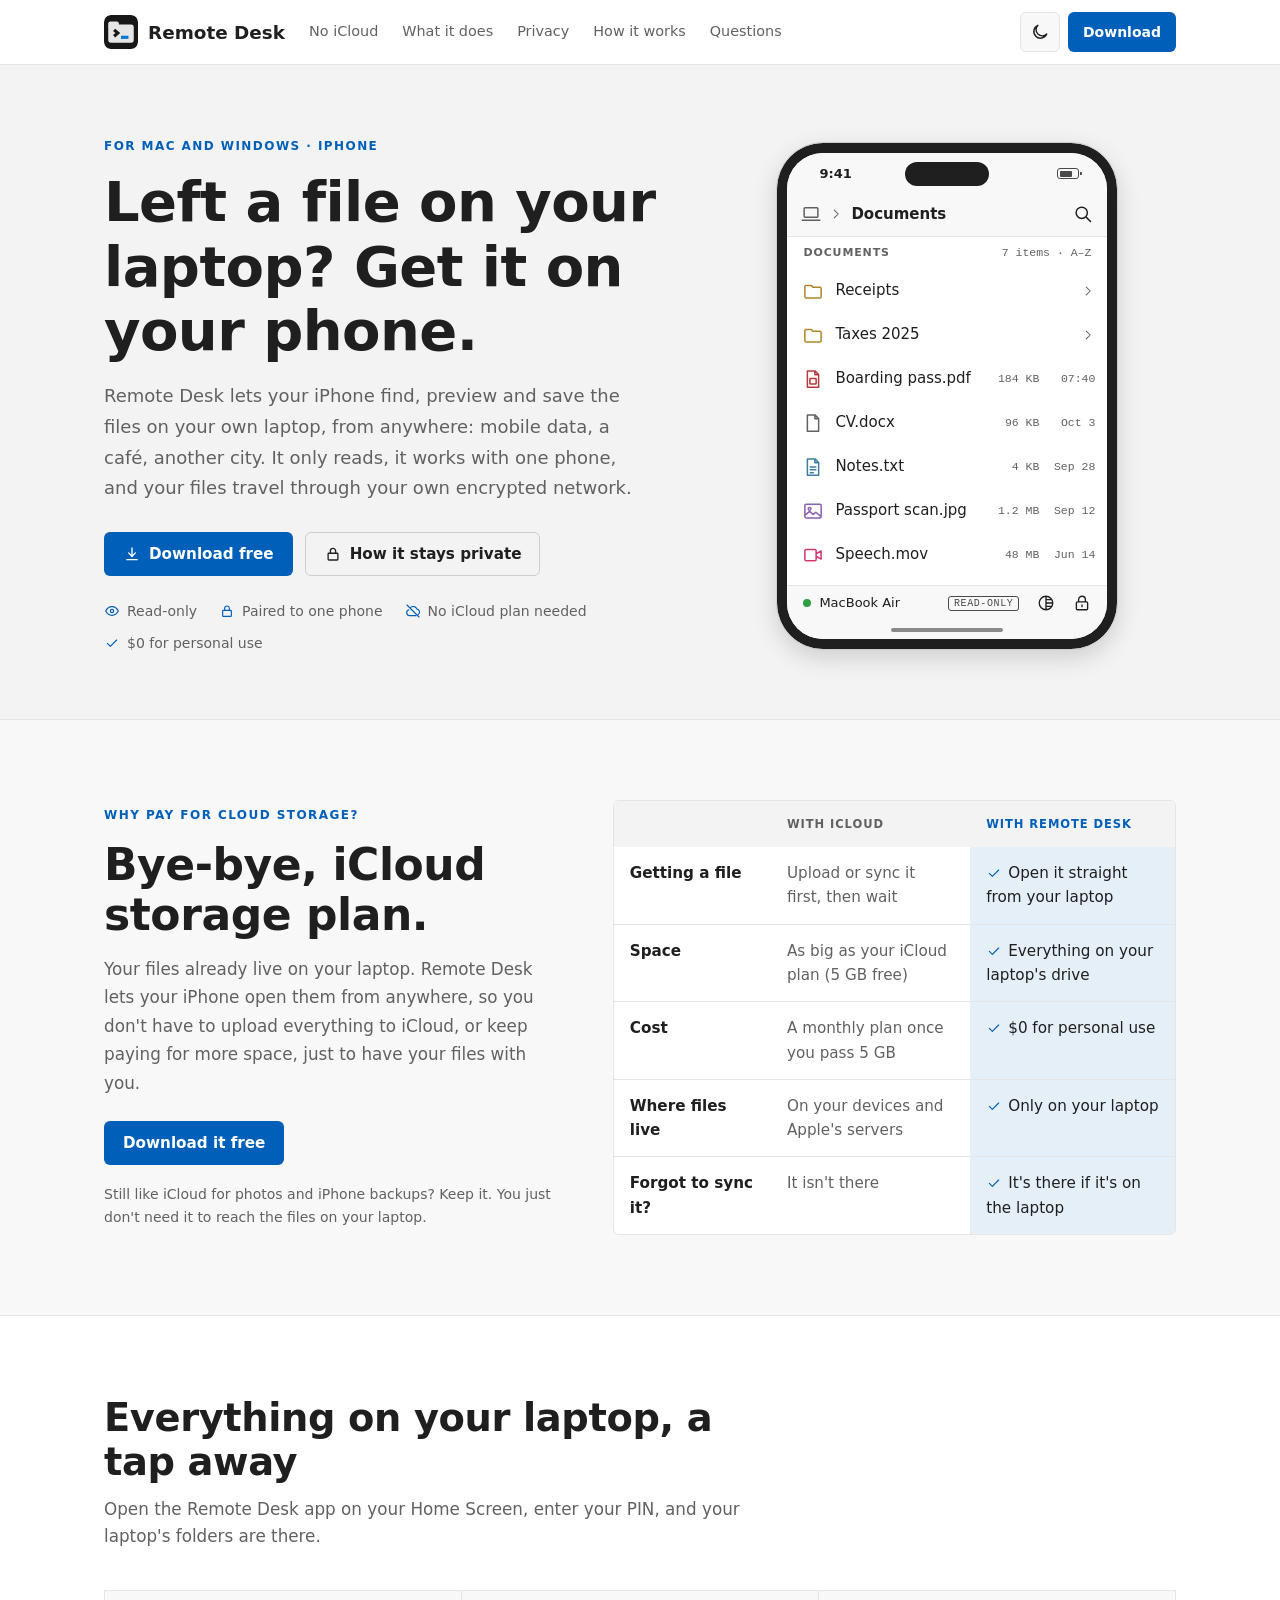
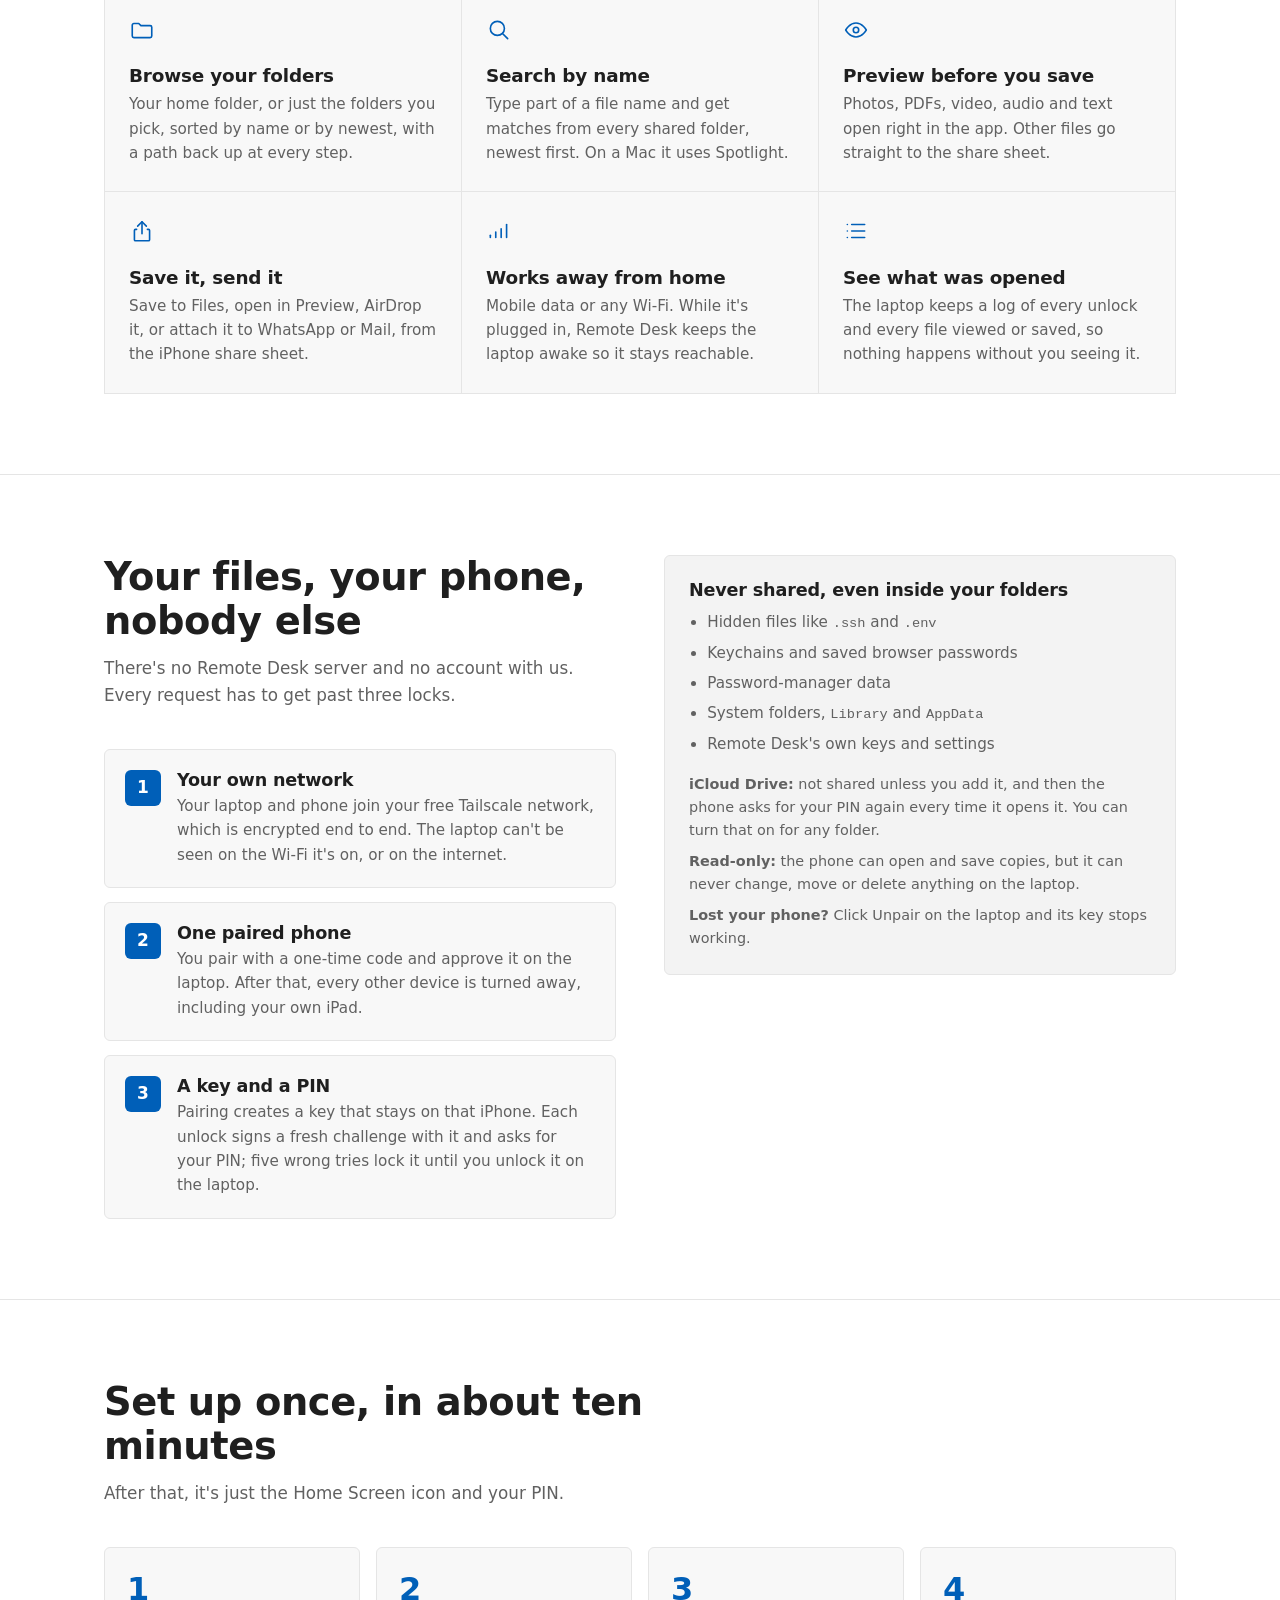
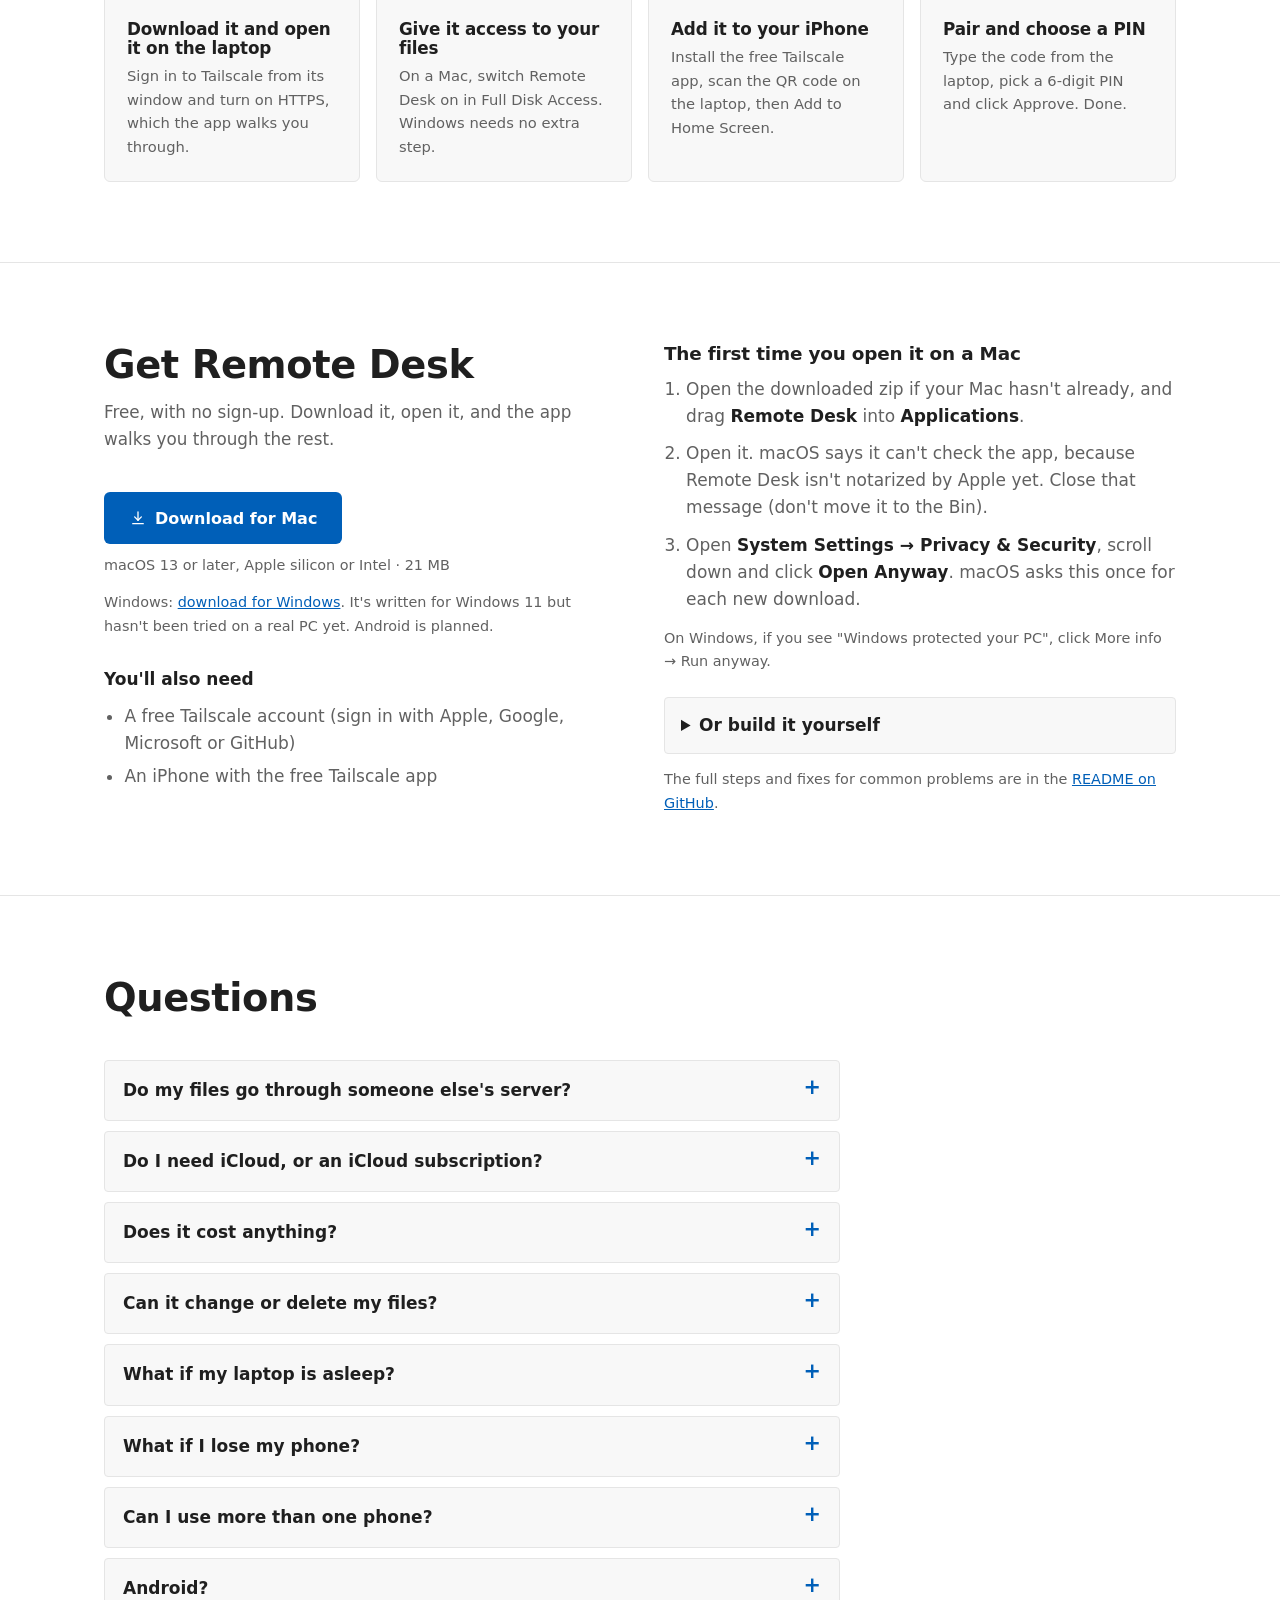
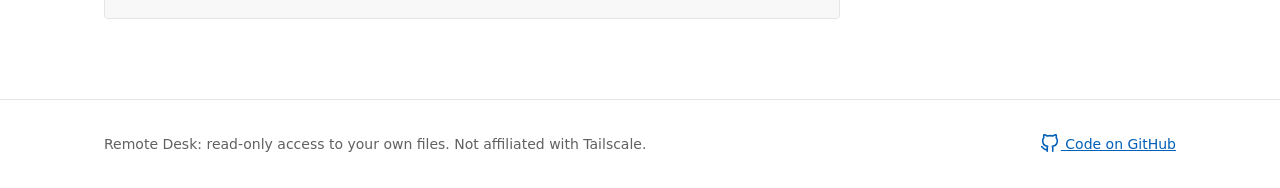
<file: site/index.html>
<!doctype html>
<html lang="en" dir="ltr">
<head>
  <meta charset="utf-8">
  <meta name="viewport" content="width=device-width, initial-scale=1, viewport-fit=cover">
  <title>Remote Desk: your laptop's files on your iPhone</title>
  <meta name="description" content="Forgot a file on your laptop? Remote Desk lets you find it and save it on your iPhone from anywhere: read-only, one phone, over your own Tailscale network. Free for personal use.">
  <!-- Unlisted for now (also robots.txt): no signed download yet. Remove both to list it. -->
  <meta name="robots" content="noindex, nofollow">
  <meta name="theme-color" content="#f8f8f8" media="(prefers-color-scheme: light)">
  <meta name="theme-color" content="#181818" media="(prefers-color-scheme: dark)">
  <link rel="icon" href="favicon.svg" type="image/svg+xml">
  <link rel="stylesheet" href="theme.css">
  <link rel="stylesheet" href="site.css">
  <!-- The remembered theme, before first paint. -->
  <script>
    (function () {
      try {
        var t = localStorage.getItem("remote-desk-site.theme");
        if (t === "light" || t === "dark") document.documentElement.dataset.theme = t;
      } catch (e) {}
    })();
  </script>
  <script src="site.js" defer></script>
</head>
<body>
  <svg width="0" height="0" style="position:absolute" aria-hidden="true">
    <symbol id="i-folder" viewBox="0 0 24 24"><path d="M3 7.5A1.5 1.5 0 0 1 4.5 6H9l2 2h8.5A1.5 1.5 0 0 1 21 9.5v8a1.5 1.5 0 0 1-1.5 1.5h-15A1.5 1.5 0 0 1 3 17.5z"/></symbol>
    <symbol id="i-search" viewBox="0 0 24 24"><path d="M10.5 4a6.5 6.5 0 1 0 0 13 6.5 6.5 0 0 0 0-13z"/><path d="M20 20l-4.8-4.8"/></symbol>
    <symbol id="i-lock" viewBox="0 0 24 24"><path d="M6.5 11h11a1 1 0 0 1 1 1v7a1 1 0 0 1-1 1h-11a1 1 0 0 1-1-1v-7a1 1 0 0 1 1-1z"/><path d="M8.5 11V8a3.5 3.5 0 0 1 7 0v3"/></symbol>
    <symbol id="i-share" viewBox="0 0 24 24"><path d="M12 3.5v11"/><path d="M8 7.5l4-4 4 4"/><path d="M7 10.5H6a1 1 0 0 0-1 1V20a1 1 0 0 0 1 1h12a1 1 0 0 0 1-1v-8.5a1 1 0 0 0-1-1h-1"/></symbol>
    <symbol id="i-signal" viewBox="0 0 24 24"><path d="M4 18v-2"/><path d="M9 18v-5"/><path d="M14 18v-8"/><path d="M19 18V6"/></symbol>
    <symbol id="i-eye" viewBox="0 0 24 24"><path d="M2.5 12S6 5.5 12 5.5 21.5 12 21.5 12 18 18.5 12 18.5 2.5 12 2.5 12z"/><path d="M12 9.5a2.5 2.5 0 1 0 0 5 2.5 2.5 0 0 0 0-5z"/></symbol>
    <symbol id="i-list" viewBox="0 0 24 24"><path d="M8 6h12"/><path d="M8 12h12"/><path d="M8 18h12"/><path d="M4 6h.01"/><path d="M4 12h.01"/><path d="M4 18h.01"/></symbol>
    <symbol id="i-laptop" viewBox="0 0 24 24"><path d="M5.5 6h13a1 1 0 0 1 1 1v8h-15V7a1 1 0 0 1 1-1z"/><path d="M3 18h18"/></symbol>
    <symbol id="i-check" viewBox="0 0 24 24"><path d="M5 12.5l4.5 4.5L19 7.5"/></symbol>
    <symbol id="i-cloud-off" viewBox="0 0 24 24"><path d="M8.5 6.6A6 6 0 0 1 17.9 9.2 4.5 4.5 0 0 1 20 17.3"/><path d="M16.5 19H7a4.5 4.5 0 0 1-1.6-8.7"/><path d="M3 3l18 18"/></symbol>
    <symbol id="i-sun" viewBox="0 0 24 24"><path d="M12 8a4 4 0 1 0 0 8 4 4 0 0 0 0-8z"/><path d="M12 2.5v2"/><path d="M12 19.5v2"/><path d="M4.6 4.6l1.4 1.4"/><path d="M18 18l1.4 1.4"/><path d="M2.5 12h2"/><path d="M19.5 12h2"/><path d="M4.6 19.4L6 18"/><path d="M18 6l1.4-1.4"/></symbol>
    <symbol id="i-download" viewBox="0 0 24 24"><path d="M12 4v11"/><path d="M7.5 10.5L12 15l4.5-4.5"/><path d="M5 19.5h14"/></symbol>
    <symbol id="i-moon" viewBox="0 0 24 24"><path d="M20 14.5A8 8 0 1 1 9.5 4a6.5 6.5 0 0 0 10.5 10.5z"/></symbol>
    <symbol id="i-github" viewBox="0 0 24 24"><path d="M9 19c-4.3 1.4-4.3-2.5-6-3m12 5v-3.5c0-1 .1-1.4-.5-2 2.8-.3 5.5-1.4 5.5-6a4.6 4.6 0 0 0-1.3-3.2 4.2 4.2 0 0 0-.1-3.2s-1.1-.3-3.5 1.3a12.3 12.3 0 0 0-6.2 0C6.5 2.8 5.4 3.1 5.4 3.1a4.2 4.2 0 0 0-.1 3.2A4.6 4.6 0 0 0 4 9.5c0 4.6 2.7 5.7 5.5 6-.6.6-.6 1.2-.5 2V21"/></symbol>
    <!-- The phone app's own icons (16px grid, web/shared/icons.js), for the hero mock-up. -->
    <symbol id="a-laptop" viewBox="0 0 16 16"><path d="M3.25 3h9.5a0.75 0.75 0 0 1 0.75 0.75v6a0.75 0.75 0 0 1 -0.75 0.75h-9.5a0.75 0.75 0 0 1 -0.75 -0.75v-6a0.75 0.75 0 0 1 0.75 -0.75zM1 13h14"/></symbol>
    <symbol id="a-search" viewBox="0 0 16 16"><path d="M2.5 7a4.5 4.5 0 1 0 9 0a4.5 4.5 0 1 0 -9 0M10.5 10.5L14 14"/></symbol>
    <symbol id="a-chevron" viewBox="0 0 16 16"><path d="M6 3.5L10.5 8 6 12.5"/></symbol>
    <symbol id="a-folder" viewBox="0 0 16 16"><path d="M1.5 4.5v8a1 1 0 0 0 1 1h11a1 1 0 0 0 1-1V6a1 1 0 0 0-1-1H8L6.5 3.5h-4a1 1 0 0 0-1 1z"/></symbol>
    <symbol id="a-file" viewBox="0 0 16 16"><path d="M3.5 1.5h6l3 3v10h-9zM9.5 1.5v3h3"/></symbol>
    <symbol id="a-file-text" viewBox="0 0 16 16"><path d="M3.5 1.5h6l3 3v10h-9zM9.5 1.5v3h3M5.75 8h4.5M5.75 10.25h4.5M5.75 12.5h2.5"/></symbol>
    <symbol id="a-file-pdf" viewBox="0 0 16 16"><path d="M3.5 1.5h6l3 3v10h-9zM9.5 1.5v3h3M6 7.5h4a0.5 0.5 0 0 1 0.5 0.5v3.5a0.5 0.5 0 0 1 -0.5 0.5h-4a0.5 0.5 0 0 1 -0.5 -0.5v-3.5a0.5 0.5 0 0 1 0.5 -0.5z"/></symbol>
    <symbol id="a-image" viewBox="0 0 16 16"><path d="M2.5 2.5h11a1 1 0 0 1 1 1v9a1 1 0 0 1 -1 1h-11a1 1 0 0 1 -1 -1v-9a1 1 0 0 1 1 -1zM4.15 6.25a1.1 1.1 0 1 0 2.2 0a1.1 1.1 0 1 0 -2.2 0M1.5 11.5l3.75-3.25 3 2.5 2-1.75 4.25 3.5"/></symbol>
    <symbol id="a-video" viewBox="0 0 16 16"><path d="M2.5 3.5h7a1 1 0 0 1 1 1v7a1 1 0 0 1 -1 1h-7a1 1 0 0 1 -1 -1v-7a1 1 0 0 1 1 -1zM10.5 7l4-2.25v6.5l-4-2.25"/></symbol>
    <symbol id="a-theme" viewBox="0 0 16 16"><path d="M2 8a6 6 0 1 0 12 0a6 6 0 1 0 -12 0M8 2v12M8 5h4.9M8 8h6M8 11h4.9"/></symbol>
    <symbol id="a-lock" viewBox="0 0 16 16"><path d="M4 7h8a1 1 0 0 1 1 1v5a1 1 0 0 1 -1 1h-8a1 1 0 0 1 -1 -1v-5a1 1 0 0 1 1 -1zM5 7V5a3 3 0 0 1 6 0v2M8 9.75v1.5"/></symbol>
  </svg>

  <a class="skip" href="#main">Skip to content</a>

  <header class="site-header">
    <div class="shell">
      <a class="brand" href="#top" aria-label="Remote Desk home">
        <img class="brand-mark" src="favicon.svg" alt="" width="34" height="34">
        Remote Desk
      </a>
      <nav class="site-nav" aria-label="Sections">
        <a href="#icloud">No iCloud</a>
        <a href="#features">What it does</a>
        <a href="#security">Privacy</a>
        <a href="#how">How it works</a>
        <a href="#faq">Questions</a>
      </nav>
      <div class="header-tools">
        <button class="icon-btn" type="button" id="theme-toggle" aria-label="Switch to dark theme">
          <svg class="icon theme-light-icon"><use href="#i-moon"/></svg>
          <svg class="icon theme-dark-icon"><use href="#i-sun"/></svg>
        </button>
        <a class="btn btn-primary btn-sm" href="#get">Download</a>
      </div>
    </div>
  </header>

  <main id="main">
    <section class="hero" id="top">
      <div class="shell">
        <div>
          <p class="eyebrow">For Mac and Windows · iPhone</p>
          <h1>Left a file on your laptop? Get it on your phone.</h1>
          <p class="lead">Remote Desk lets your iPhone find, preview and save the files on your own laptop, from anywhere: mobile data, a café, another city. It only reads, it works with one phone, and your files travel through your own encrypted network.</p>
          <div class="actions">
            <a class="btn btn-primary" href="#get"><svg class="icon"><use href="#i-download"/></svg>Download free</a>
            <a class="btn btn-quiet" href="#security"><svg class="icon"><use href="#i-lock"/></svg>How it stays private</a>
          </div>
          <ul class="proof">
            <li><svg class="icon"><use href="#i-eye"/></svg>Read-only</li>
            <li><svg class="icon"><use href="#i-lock"/></svg>Paired to one phone</li>
            <li><svg class="icon"><use href="#i-cloud-off"/></svg>No iCloud plan needed</li>
            <li><svg class="icon"><use href="#i-check"/></svg>$0 for personal use</li>
          </ul>
        </div>

        <figure class="phone" aria-label="Remote Desk on an iPhone, showing the Documents folder">
          <div class="phone-screen" aria-hidden="true">
            <div class="phone-ios"><span>9:41</span><span class="phone-island"></span><span class="phone-battery"></span></div>
            <div class="phone-top">
              <span class="phone-crumb"><svg class="i"><use href="#a-laptop"/></svg></span>
              <svg class="i phone-sep"><use href="#a-chevron"/></svg>
              <span class="phone-crumb last">Documents</span>
              <span class="phone-tool"><svg class="i"><use href="#a-search"/></svg></span>
            </div>
            <div class="phone-xhead"><span class="phone-xtitle">Documents</span><span class="phone-mono">7 items · A–Z</span></div>
            <ul class="phone-list">
              <li><svg class="i k-folder"><use href="#a-folder"/></svg><span class="phone-name">Receipts</span><span class="phone-end"><svg class="i"><use href="#a-chevron"/></svg></span></li>
              <li><svg class="i k-folder"><use href="#a-folder"/></svg><span class="phone-name">Taxes 2025</span><span class="phone-end"><svg class="i"><use href="#a-chevron"/></svg></span></li>
              <li><svg class="i k-pdf"><use href="#a-file-pdf"/></svg><span class="phone-name">Boarding pass.pdf</span><span class="phone-meta">184 KB</span><span class="phone-end">07:40</span></li>
              <li><svg class="i k-other"><use href="#a-file"/></svg><span class="phone-name">CV.docx</span><span class="phone-meta">96 KB</span><span class="phone-end">Oct 3</span></li>
              <li><svg class="i k-text"><use href="#a-file-text"/></svg><span class="phone-name">Notes.txt</span><span class="phone-meta">4 KB</span><span class="phone-end">Sep 28</span></li>
              <li><svg class="i k-image"><use href="#a-image"/></svg><span class="phone-name">Passport scan.jpg</span><span class="phone-meta">1.2 MB</span><span class="phone-end">Sep 12</span></li>
              <li><svg class="i k-video"><use href="#a-video"/></svg><span class="phone-name">Speech.mov</span><span class="phone-meta">48 MB</span><span class="phone-end">Jun 14</span></li>
            </ul>
            <div class="phone-status">
              <span class="phone-dot"></span><span class="phone-laptop">MacBook Air</span>
              <span class="phone-badge">READ-ONLY</span>
              <svg class="i"><use href="#a-theme"/></svg><svg class="i"><use href="#a-lock"/></svg>
            </div>
          </div>
        </figure>
      </div>
    </section>

    <section class="section bye" id="icloud" aria-labelledby="bye-title">
      <div class="shell">
        <div>
          <p class="eyebrow">Why pay for cloud storage?</p>
          <h2 id="bye-title">Bye-bye, iCloud storage plan.</h2>
          <p class="bye-lead">Your files already live on your laptop. Remote Desk lets your iPhone open them from anywhere, so you don't have to upload everything to iCloud, or keep paying for more space, just to have your files with you.</p>
          <a class="btn btn-primary" href="#get">Download it free</a>
          <p class="bye-note">Still like iCloud for photos and iPhone backups? Keep it. You just don't need it to reach the files on your laptop.</p>
        </div>
        <div class="compare-wrap">
          <table class="compare">
            <caption class="visually-hidden">Getting a laptop file on your iPhone: iCloud compared with Remote Desk</caption>
            <thead>
              <tr><th scope="col"><span class="visually-hidden">What</span></th><th scope="col">With iCloud</th><th scope="col" class="us">With Remote Desk</th></tr>
            </thead>
            <tbody>
              <tr><th scope="row">Getting a file</th><td class="them">Upload or sync it first, then wait</td><td class="us"><svg class="icon"><use href="#i-check"/></svg>Open it straight from your laptop</td></tr>
              <tr><th scope="row">Space</th><td class="them">As big as your iCloud plan (5 GB free)</td><td class="us"><svg class="icon"><use href="#i-check"/></svg>Everything on your laptop's drive</td></tr>
              <tr><th scope="row">Cost</th><td class="them">A monthly plan once you pass 5 GB</td><td class="us"><svg class="icon"><use href="#i-check"/></svg>$0 for personal use</td></tr>
              <tr><th scope="row">Where files live</th><td class="them">On your devices and Apple's servers</td><td class="us"><svg class="icon"><use href="#i-check"/></svg>Only on your laptop</td></tr>
              <tr><th scope="row">Forgot to sync it?</th><td class="them">It isn't there</td><td class="us"><svg class="icon"><use href="#i-check"/></svg>It's there if it's on the laptop</td></tr>
            </tbody>
          </table>
        </div>
      </div>
    </section>

    <section class="section" id="features" aria-labelledby="features-title">
      <div class="shell">
        <div class="section-head">
          <h2 id="features-title">Everything on your laptop, a tap away</h2>
          <p>Open the Remote Desk app on your Home Screen, enter your PIN, and your laptop's folders are there.</p>
        </div>
        <ul class="features">
          <li><svg class="icon"><use href="#i-folder"/></svg><h3>Browse your folders</h3><p>Your home folder, or just the folders you pick, sorted by name or by newest, with a path back up at every step.</p></li>
          <li><svg class="icon"><use href="#i-search"/></svg><h3>Search by name</h3><p>Type part of a file name and get matches from every shared folder, newest first. On a Mac it uses Spotlight.</p></li>
          <li><svg class="icon"><use href="#i-eye"/></svg><h3>Preview before you save</h3><p>Photos, PDFs, video, audio and text open right in the app. Other files go straight to the share sheet.</p></li>
          <li><svg class="icon"><use href="#i-share"/></svg><h3>Save it, send it</h3><p>Save to Files, open in Preview, AirDrop it, or attach it to WhatsApp or Mail, from the iPhone share sheet.</p></li>
          <li><svg class="icon"><use href="#i-signal"/></svg><h3>Works away from home</h3><p>Mobile data or any Wi-Fi. While it's plugged in, Remote Desk keeps the laptop awake so it stays reachable.</p></li>
          <li><svg class="icon"><use href="#i-list"/></svg><h3>See what was opened</h3><p>The laptop keeps a log of every unlock and every file viewed or saved, so nothing happens without you seeing it.</p></li>
        </ul>
      </div>
    </section>

    <section class="section security" id="security" aria-labelledby="security-title">
      <div class="shell">
        <div>
          <div class="section-head">
            <h2 id="security-title">Your files, your phone, nobody else</h2>
            <p>There's no Remote Desk server and no account with us. Every request has to get past three locks.</p>
          </div>
          <ol class="locks">
            <li><h3>Your own network</h3><p>Your laptop and phone join your free Tailscale network, which is encrypted end to end. The laptop can't be seen on the Wi-Fi it's on, or on the internet.</p></li>
            <li><h3>One paired phone</h3><p>You pair with a one-time code and approve it on the laptop. After that, every other device is turned away, including your own iPad.</p></li>
            <li><h3>A key and a PIN</h3><p>Pairing creates a key that stays on that iPhone. Each unlock signs a fresh challenge with it and asks for your PIN; five wrong tries lock it until you unlock it on the laptop.</p></li>
          </ol>
        </div>
        <aside class="never" aria-labelledby="never-title">
          <h3 id="never-title">Never shared, even inside your folders</h3>
          <ul>
            <li>Hidden files like <code>.ssh</code> and <code>.env</code></li>
            <li>Keychains and saved browser passwords</li>
            <li>Password-manager data</li>
            <li>System folders, <code>Library</code> and <code>AppData</code></li>
            <li>Remote Desk's own keys and settings</li>
          </ul>
          <p><strong>iCloud Drive:</strong> not shared unless you add it, and then the phone asks for your PIN again every time it opens it. You can turn that on for any folder.</p>
          <p><strong>Read-only:</strong> the phone can open and save copies, but it can never change, move or delete anything on the laptop.</p>
          <p><strong>Lost your phone?</strong> Click Unpair on the laptop and its key stops working.</p>
        </aside>
      </div>
    </section>

    <section class="section" id="how" aria-labelledby="how-title">
      <div class="shell">
        <div class="section-head">
          <h2 id="how-title">Set up once, in about ten minutes</h2>
          <p>After that, it's just the Home Screen icon and your PIN.</p>
        </div>
        <ol class="steps">
          <li><h3>Download it and open it on the laptop</h3><p>Sign in to Tailscale from its window and turn on HTTPS, which the app walks you through.</p></li>
          <li><h3>Give it access to your files</h3><p>On a Mac, switch Remote Desk on in Full Disk Access. Windows needs no extra step.</p></li>
          <li><h3>Add it to your iPhone</h3><p>Install the free Tailscale app, scan the QR code on the laptop, then Add to Home Screen.</p></li>
          <li><h3>Pair and choose a PIN</h3><p>Type the code from the laptop, pick a 6-digit PIN and click Approve. Done.</p></li>
        </ol>
      </div>
    </section>

    <!-- Downloads come from the latest GitHub release (make release builds both files; keep their names). -->
    <section class="section get" id="get" aria-labelledby="get-title">
      <div class="shell">
        <div>
          <div class="section-head">
            <h2 id="get-title">Get Remote Desk</h2>
            <p>Free, with no sign-up. Download it, open it, and the app walks you through the rest.</p>
          </div>
          <div class="download">
            <a class="btn btn-primary btn-lg" href="https://github.com/f00di/remote-desk/releases/latest/download/Remote-Desk-Mac.zip"><svg class="icon"><use href="#i-download"/></svg>Download for Mac</a>
            <span class="download-meta">macOS 13 or later, Apple silicon or Intel · 21 MB</span>
          </div>
          <p class="note">Windows: <a href="https://github.com/f00di/remote-desk/releases/latest/download/Remote-Desk-Windows.zip">download for Windows</a>. It's written for Windows 11 but hasn't been tried on a real PC yet. Android is planned.</p>
          <p class="needs-title"><strong>You'll also need</strong></p>
          <ul class="needs">
            <li>A free Tailscale account (sign in with Apple, Google, Microsoft or GitHub)</li>
            <li>An iPhone with the free Tailscale app</li>
          </ul>
        </div>
        <div>
          <h3 class="get-sub">The first time you open it on a Mac</h3>
          <ol class="first-open">
            <li>Open the downloaded zip if your Mac hasn't already, and drag <strong>Remote Desk</strong> into <strong>Applications</strong>.</li>
            <li>Open it. macOS says it can't check the app, because Remote Desk isn't notarized by Apple yet. Close that message (don't move it to the Bin).</li>
            <li>Open <strong>System Settings → Privacy &amp; Security</strong>, scroll down and click <strong>Open Anyway</strong>. macOS asks this once for each new download.</li>
          </ol>
          <p class="note">On Windows, if you see "Windows protected your PC", click More info → Run anyway.</p>
          <details class="build">
            <summary>Or build it yourself</summary>
            <pre class="code" aria-label="Commands to build and install Remote Desk"><code><span class="c"># get the code</span>
git clone https://github.com/f00di/remote-desk.git
cd remote-desk

<span class="c"># build the app into ~/Applications</span>
make install</code></pre>
            <p class="note">You need Xcode or its Command Line Tools, and Go (<code>brew install go</code>).</p>
          </details>
          <p class="note">The full steps and fixes for common problems are in the <a href="https://github.com/f00di/remote-desk#readme">README on GitHub</a>.</p>
        </div>
      </div>
    </section>

    <section class="section" id="faq" aria-labelledby="faq-title">
      <div class="shell">
        <div class="section-head"><h2 id="faq-title">Questions</h2></div>
        <div class="faq">
          <details><summary>Do my files go through someone else's server?</summary><p>No. They go from your laptop to your phone over your Tailscale network, encrypted end to end. If a direct connection isn't possible, Tailscale relays the encrypted traffic, but it can't read it. There's no Remote Desk server at all.</p></details>
          <details><summary>Do I need iCloud, or an iCloud subscription?</summary><p>No. Remote Desk gets files straight from your laptop, so you don't have to sync anything to iCloud (or Google Drive, OneDrive or Dropbox) first, and you don't need to pay for more iCloud storage to reach them. iCloud Drive isn't shared at all unless you add it, and then it asks for your PIN every time.</p></details>
          <details><summary>Does it cost anything?</summary><p>No, for personal use. Remote Desk is free, Tailscale's personal plan is free, and the phone side is a Home Screen web app, so there's no App Store fee.</p></details>
          <details><summary>Can it change or delete my files?</summary><p>No. The phone can only list, preview and save copies. Nothing on the laptop can be changed, moved or deleted from the phone.</p></details>
          <details><summary>What if my laptop is asleep?</summary><p>Then your phone can't reach it. Remote Desk keeps the laptop awake while it's plugged in, but a MacBook still sleeps when you close the lid. On Windows you can set closing the lid to do nothing when it's plugged in.</p></details>
          <details><summary>What if I lose my phone?</summary><p>Click Unpair on the laptop, and remove the phone from your Tailscale account. Someone holding the phone would also need your PIN, and five wrong tries lock it.</p></details>
          <details><summary>Can I use more than one phone?</summary><p>Not at the same time. That's on purpose: one laptop works with exactly one phone. To switch, unpair the old one on the laptop and pair the new one.</p></details>
          <details><summary>Android?</summary><p>Not yet. The phone side is a web app, so Android should mostly work already, but it hasn't been tested.</p></details>
        </div>
      </div>
    </section>
  </main>

  <footer class="site-footer">
    <div class="shell">
      <p>Remote Desk: read-only access to your own files. Not affiliated with Tailscale.</p>
      <a href="https://github.com/f00di/remote-desk"><svg class="icon" style="vertical-align:-5px"><use href="#i-github"/></svg> Code on GitHub</a>
    </div>
  </footer>
</body>
</html>
</file>
<file: site/theme.css>
/* Remote Desk site theme. Every colour, font, radius and shadow the site uses
   is defined here and nowhere else, so a new theme replaces only this file.
   Colours follow the app's design (Claude Design handoff, web/shared/tokens.css):
   Light Modern by default, Dark Modern when the system is dark, unless the
   visitor picks one (html[data-theme]). */
:root {
  --bg: #ffffff;
  --surface: #f8f8f8;
  --surface-2: #f3f3f3;
  --ink: #1f1f1f;
  --muted: #616161;
  --line: #e5e5e5;
  --line-strong: #cecece;
  --accent: #005fb8;
  --accent-ink: #ffffff;
  --accent-soft: rgba(0, 95, 184, 0.1);
  --warn: #bf8803;
  --k-image: #8a5eb0;
  --k-pdf: #b8383d;
  --k-doc: #3f7fa0;
  --k-folder: #b08429;
  --k-video: #d23a6e;
  --ok: #2ea043;
  --chrome: #f8f8f8; /* the app's top bar and status bar, in the hero phone */
  --device: #1f1f1f; /* the phone frame in the hero */

  --font-sans: -apple-system, BlinkMacSystemFont, "SF Pro Text", "Segoe UI Variable Text", "Segoe UI", system-ui, sans-serif;
  --font-display: -apple-system, BlinkMacSystemFont, "SF Pro Display", "Segoe UI Variable Display", "Segoe UI", system-ui, sans-serif;
  --font-mono: ui-monospace, "SF Mono", SFMono-Regular, Menlo, Consolas, "Cascadia Mono", monospace;

  --radius: 6px;
  --radius-sm: 4px;
  --shadow: 0 8px 24px rgba(0, 0, 0, 0.16);
  color-scheme: light;
}

:root[data-theme="dark"] {
  --bg: #1f1f1f;
  --surface: #222222;
  --surface-2: #181818;
  --ink: #cccccc;
  --muted: #9d9d9d;
  --line: #2b2b2b;
  --line-strong: #3c3c3c;
  --accent: #0078d4;
  --accent-ink: #ffffff;
  --accent-soft: rgba(0, 120, 212, 0.16);
  --warn: #cca700;
  --k-image: #a074c4;
  --k-pdf: #e05a5f;
  --k-doc: #519aba;
  --k-folder: #dcb67a;
  --k-video: #f55385;
  --ok: #2ea043;
  --chrome: #181818;
  --device: #111111;
  --shadow: 0 8px 24px rgba(0, 0, 0, 0.5);
  color-scheme: dark;
}

@media (prefers-color-scheme: dark) {
  :root:not([data-theme="light"]) {
    --bg: #1f1f1f;
    --surface: #222222;
    --surface-2: #181818;
    --ink: #cccccc;
    --muted: #9d9d9d;
    --line: #2b2b2b;
    --line-strong: #3c3c3c;
    --accent: #0078d4;
    --accent-ink: #ffffff;
    --accent-soft: rgba(0, 120, 212, 0.16);
    --warn: #cca700;
    --k-image: #a074c4;
    --k-pdf: #e05a5f;
    --k-doc: #519aba;
    --k-folder: #dcb67a;
    --k-video: #f55385;
    --ok: #2ea043;
    --chrome: #181818;
    --device: #111111;
    --shadow: 0 8px 24px rgba(0, 0, 0, 0.5);
    color-scheme: dark;
  }
}
</file>
<file: site/site.css>
/* Remote Desk site layout. Uses only the tokens in theme.css. Logical
   properties throughout, so a right-to-left language can be added later. */
*, *::before, *::after { box-sizing: border-box; }
html { -webkit-text-size-adjust: 100%; scroll-behavior: smooth; scroll-padding-top: 80px; }
body { margin: 0; background: var(--bg); color: var(--ink); font: 17px/1.6 var(--font-sans); -webkit-font-smoothing: antialiased; }
h1, h2, h3 { font-family: var(--font-display); font-weight: 600; letter-spacing: -0.01em; line-height: 1.15; margin: 0; }
p { margin: 0; }
a { color: var(--accent); }
code, pre { font-family: var(--font-mono); font-size: 0.9em; }
:focus-visible { outline: 3px solid var(--accent); outline-offset: 3px; border-radius: 6px; }
.icon { width: 22px; height: 22px; fill: none; stroke: currentColor; stroke-width: 1.75; stroke-linecap: round; stroke-linejoin: round; flex: none; }
.muted { color: var(--muted); }

.skip { position: absolute; inset-inline-start: -999px; top: 8px; z-index: 50; padding: 10px 14px; border-radius: var(--radius-sm); background: var(--surface); }
.skip:focus { inset-inline-start: 8px; }

.shell { max-width: 1120px; margin-inline: auto; padding-inline: 24px; }

/* Header */
.site-header { position: sticky; top: 0; z-index: 20; background: var(--bg); border-bottom: 1px solid var(--line); }
.site-header .shell { display: flex; align-items: center; gap: 24px; height: 64px; }
.brand { display: inline-flex; align-items: center; gap: 10px; color: var(--ink); text-decoration: none; font: 600 1.15rem var(--font-display); }
.brand-mark { display: block; width: 34px; height: 34px; border-radius: 7px; }
.site-nav { display: flex; gap: 24px; font-size: 0.9rem; font-weight: 500; }
.site-nav a { color: var(--muted); text-decoration: none; }
.site-nav a:hover { color: var(--accent); }
.header-tools { display: flex; align-items: center; gap: 8px; margin-inline-start: auto; }
.icon-btn { display: grid; place-items: center; width: 40px; height: 40px; border-radius: var(--radius); border: 1px solid var(--line); background: var(--surface); color: var(--ink); cursor: pointer; }
.icon-btn .icon { width: 20px; height: 20px; }
.theme-dark-icon { display: none; }
:root[data-theme="dark"] .theme-dark-icon { display: block; }
:root[data-theme="dark"] .theme-light-icon { display: none; }

/* Buttons: square-ish, like the app's. */
.btn { display: inline-flex; align-items: center; justify-content: center; gap: 8px; min-height: 44px; padding: 0 18px; border-radius: var(--radius); font: 600 0.95rem var(--font-sans); text-decoration: none; border: 1px solid transparent; cursor: pointer; transition: transform 0.15s ease, opacity 0.15s ease; }
.btn:active { transform: scale(0.98); }
.btn-primary { background: var(--accent); color: var(--accent-ink); }
.btn-quiet { background: transparent; color: var(--ink); border-color: var(--line-strong); }
.btn-sm { min-height: 40px; padding: 0 14px; font-size: 0.875rem; }
.btn .icon { width: 18px; height: 18px; }

/* Hero */
.hero { border-bottom: 1px solid var(--line); background: var(--surface-2); }
.hero .shell { display: grid; grid-template-columns: minmax(0, 1.1fr) minmax(0, 0.9fr); gap: 56px; align-items: center; padding-block: 72px 64px; }
.eyebrow { margin: 0 0 14px; font-size: 0.75rem; font-weight: 700; letter-spacing: 0.12em; text-transform: uppercase; color: var(--accent); }
.hero h1 { font-size: clamp(2.2rem, 5vw, 3.5rem); max-width: 16ch; margin-bottom: 18px; }
.lead { max-width: 34rem; font-size: 1.125rem; line-height: 1.7; color: var(--muted); }
.actions { display: flex; flex-wrap: wrap; gap: 12px; margin: 28px 0 24px; }
.proof { display: flex; flex-wrap: wrap; gap: 10px 22px; margin: 0; padding: 0; list-style: none; font-size: 0.875rem; color: var(--muted); }
.proof li { display: inline-flex; align-items: center; gap: 7px; }
.proof .icon { width: 16px; height: 16px; color: var(--accent); }

/* Phone mockup: the app's folder screen (web/phone/app.css), drawn in HTML
   at the app's sizes: 44px rows, 20px line icons, mono size and date. */
.phone { justify-self: center; width: min(100%, 340px); margin: 0; padding: 10px; border-radius: 46px; background: var(--device); box-shadow: var(--shadow); outline: 1px solid var(--line-strong); }
.phone-screen { position: relative; border-radius: 36px; overflow: hidden; background: var(--bg); color: var(--ink); font: 15px/1.4 var(--font-sans); }
.phone-screen::after { content: ""; position: absolute; left: 50%; bottom: 7px; width: 112px; height: 4px; margin-left: -56px; border-radius: 2px; background: var(--ink); opacity: 0.5; }
.phone .i { display: block; flex: none; width: 20px; height: 20px; fill: none; stroke: currentColor; stroke-width: 1.2; stroke-linecap: round; stroke-linejoin: round; }
.phone-ios { position: relative; height: 40px; display: flex; align-items: center; justify-content: space-between; padding: 2px 0 0; padding-inline: 32px 28px; background: var(--chrome); font-size: 13px; font-weight: 600; }
.phone-island { position: absolute; left: 50%; top: 9px; width: 84px; height: 24px; margin-left: -42px; border-radius: 12px; background: var(--device); }
.phone-battery { position: relative; width: 22px; height: 11px; border: 1px solid currentColor; border-radius: 3px; opacity: 0.8; }
.phone-battery::before { content: ""; position: absolute; inset: 1.5px 6px 1.5px 1.5px; border-radius: 1px; background: currentColor; }
.phone-battery::after { content: ""; position: absolute; top: 3px; right: -3.5px; width: 2px; height: 3px; border-radius: 0 1px 1px 0; background: currentColor; }
.phone-top { height: 44px; display: flex; align-items: center; padding-inline-start: 6px; background: var(--chrome); border-bottom: 1px solid var(--line); }
.phone-crumb { height: 44px; display: flex; align-items: center; padding: 0 8px; color: var(--muted); white-space: nowrap; }
.phone-crumb.last { color: var(--ink); font-weight: 600; }
.phone .phone-sep, .phone-end .i { width: 14px; height: 14px; color: var(--muted); }
.phone-tool { margin-inline-start: auto; width: 48px; height: 44px; display: grid; place-items: center; }
.phone-xhead { height: 32px; display: flex; align-items: center; gap: 12px; padding: 0 16px; color: var(--muted); }
.phone-xtitle { flex: 1; min-width: 0; font-size: 11px; font-weight: 600; letter-spacing: 0.08em; text-transform: uppercase; }
.phone-mono, .phone-meta, .phone-end { font: 11.5px var(--font-mono); color: var(--muted); white-space: nowrap; font-variant-numeric: tabular-nums; }
.phone-list { list-style: none; margin: 0; padding: 0 0 8px; }
.phone-list li { height: 44px; display: flex; align-items: center; gap: 12px; padding-inline: 16px 12px; }
.phone-name { flex: 1; min-width: 0; white-space: nowrap; overflow: hidden; text-overflow: ellipsis; }
.phone-meta { flex: none; }
.phone-end { flex: none; width: 44px; display: flex; justify-content: flex-end; }
.k-folder { color: var(--k-folder); }
.k-pdf { color: var(--k-pdf); }
.k-image { color: var(--k-image); }
.k-video { color: var(--k-video); }
.k-text { color: var(--k-doc); }
.k-other { color: var(--muted); }
.phone-status { height: 54px; display: flex; align-items: center; gap: 8px; padding: 0 16px 18px; background: var(--chrome); border-top: 1px solid var(--line); font-size: 13px; }
.phone-dot { flex: none; width: 8px; height: 8px; border-radius: 50%; background: var(--ok); }
.phone-laptop { flex: 1; min-width: 0; white-space: nowrap; overflow: hidden; text-overflow: ellipsis; }
.phone-badge { padding: 1px 5px; border: 1px solid currentColor; border-radius: 3px; font: 10px var(--font-mono); letter-spacing: 0.06em; opacity: 0.8; }
.phone-status .i { width: 18px; height: 18px; margin-inline-start: 10px; }

/* Sections */
.section { padding-block: 80px; border-bottom: 1px solid var(--line); }
.section-head { max-width: 40rem; margin-bottom: 40px; }
.section-head h2 { font-size: clamp(1.75rem, 3.5vw, 2.4rem); margin-bottom: 12px; }
.section-head p { color: var(--muted); font-size: 1.05rem; }

.features { display: grid; grid-template-columns: repeat(3, minmax(0, 1fr)); gap: 0; margin: 0; padding: 0; list-style: none; border-top: 1px solid var(--line); border-inline-start: 1px solid var(--line); }
.features li { padding: 26px 24px; border-bottom: 1px solid var(--line); border-inline-end: 1px solid var(--line); background: var(--surface); }
.features .icon { width: 26px; height: 26px; color: var(--accent); margin-bottom: 14px; stroke-width: 1.5; }
.features h3 { font-size: 1.15rem; margin-bottom: 6px; }
.features p { color: var(--muted); font-size: 0.95rem; }

.security .shell { display: grid; grid-template-columns: minmax(0, 1fr) minmax(0, 1fr); gap: 48px; align-items: start; }
.locks { counter-reset: lock; display: grid; gap: 14px; margin: 0; padding: 0; list-style: none; }
.locks li { counter-increment: lock; position: relative; padding: 20px 20px 20px 72px; border: 1px solid var(--line); border-radius: var(--radius); background: var(--surface); }
.locks li::before { content: counter(lock); position: absolute; inset-inline-start: 20px; top: 20px; width: 36px; height: 36px; border-radius: var(--radius); display: grid; place-items: center; background: var(--accent); color: var(--accent-ink); font-weight: 700; }
.locks h3 { font-size: 1.1rem; margin-bottom: 4px; }
.locks p { color: var(--muted); font-size: 0.95rem; }
.never { padding: 24px; border: 1px solid var(--line); border-radius: var(--radius); background: var(--surface-2); }
.never h3 { font-size: 1.1rem; margin-bottom: 10px; }
.never ul { margin: 0 0 16px; padding-inline-start: 1.2em; color: var(--muted); display: grid; gap: 6px; font-size: 0.95rem; }
.never p { font-size: 0.9rem; color: var(--muted); }
.never p + p { margin-top: 8px; }

.steps { counter-reset: step; display: grid; grid-template-columns: repeat(4, minmax(0, 1fr)); gap: 16px; margin: 0; padding: 0; list-style: none; }
.steps li { counter-increment: step; padding: 22px; border: 1px solid var(--line); border-radius: var(--radius); background: var(--surface); }
.steps li::before { content: counter(step); display: block; margin-bottom: 12px; font: 600 2rem var(--font-display); color: var(--accent); }
.steps h3 { font-size: 1.05rem; margin-bottom: 6px; }
.steps p { color: var(--muted); font-size: 0.92rem; }

.get .shell { display: grid; grid-template-columns: minmax(0, 1fr) minmax(0, 1fr); gap: 48px; align-items: start; }
.download { display: flex; flex-wrap: wrap; align-items: center; gap: 10px 16px; }
.btn-lg { min-height: 52px; padding: 0 24px; font-size: 1rem; }
.download-meta { font-size: 0.9rem; color: var(--muted); }
.needs-title { margin-top: 28px; }
.needs { margin: 10px 0 0; padding-inline-start: 1.2em; display: grid; gap: 6px; color: var(--muted); }
.get-sub { font-size: 1.15rem; margin-bottom: 12px; }
.first-open { margin: 0; padding-inline-start: 1.3em; display: grid; gap: 10px; color: var(--muted); }
.first-open strong { color: var(--ink); }
.build { margin-top: 24px; border: 1px solid var(--line); border-radius: var(--radius-sm); background: var(--surface); }
.build summary { cursor: pointer; padding: 14px 16px; font-weight: 600; }
.build .code { margin-inline: 16px; }
.build .note { margin: 12px 16px 16px; }
.code { margin: 0; padding: 20px; border-radius: var(--radius); background: var(--ink); color: var(--bg); overflow-x: auto; font-size: 0.875rem; line-height: 1.8; }
.code .c { opacity: 0.6; }
.note { margin-top: 14px; font-size: 0.9rem; color: var(--muted); }

.faq { display: grid; gap: 10px; max-width: 46rem; }
.faq details { border: 1px solid var(--line); border-radius: var(--radius-sm); background: var(--surface); }
.faq summary { cursor: pointer; padding: 16px 18px; font-weight: 600; list-style: none; display: flex; justify-content: space-between; gap: 12px; }
.faq summary::-webkit-details-marker { display: none; }
.faq summary::after { content: "+"; color: var(--accent); font-size: 1.3rem; line-height: 1; }
.faq details[open] summary::after { content: "–"; }
.faq details p { padding: 0 18px 16px; color: var(--muted); }

.site-footer { padding-block: 32px; font-size: 0.875rem; color: var(--muted); }
.site-footer .shell { display: flex; flex-wrap: wrap; gap: 8px 24px; justify-content: space-between; align-items: center; }

/* "Bye-bye, iCloud": the benefit band under the hero. */
.visually-hidden { position: absolute; width: 1px; height: 1px; padding: 0; margin: -1px; overflow: hidden; clip: rect(0 0 0 0); white-space: nowrap; border: 0; }
.bye { background: var(--surface); }
.bye .shell { display: grid; grid-template-columns: minmax(0, 0.9fr) minmax(0, 1.1fr); gap: 48px; align-items: center; }
.bye h2 { font-size: clamp(1.9rem, 4vw, 2.75rem); margin-bottom: 14px; }
.bye-lead { max-width: 32rem; margin-bottom: 24px; font-size: 1.05rem; line-height: 1.7; color: var(--muted); }
.bye-note { margin-top: 18px; max-width: 32rem; font-size: 0.875rem; color: var(--muted); }
.compare-wrap { border: 1px solid var(--line); border-radius: var(--radius); overflow: hidden; background: var(--bg); }
.compare { width: 100%; border-collapse: collapse; font-size: 0.95rem; }
.compare th, .compare td { padding: 14px 16px; text-align: start; vertical-align: top; border-bottom: 1px solid var(--line); }
.compare tr:last-child > * { border-bottom: 0; }
.compare thead th { font-size: 0.72rem; font-weight: 700; letter-spacing: 0.08em; text-transform: uppercase; color: var(--muted); background: var(--surface-2); }
.compare thead th.us { color: var(--accent); }
.compare tbody th { width: 28%; font-weight: 600; color: var(--ink); }
.compare td.them { color: var(--muted); }
.compare td.us { color: var(--ink); font-weight: 500; background: var(--accent-soft); }
.compare td.us .icon { width: 16px; height: 16px; margin-inline-end: 6px; vertical-align: -3px; color: var(--accent); }

@media (max-width: 960px) {
  .bye .shell { grid-template-columns: minmax(0, 1fr); gap: 32px; }
  .hero .shell, .security .shell, .get .shell { grid-template-columns: minmax(0, 1fr); gap: 40px; }
  .features { grid-template-columns: repeat(2, minmax(0, 1fr)); }
  .steps { grid-template-columns: repeat(2, minmax(0, 1fr)); }
}
@media (max-width: 720px) {
  .compare { font-size: 0.85rem; }
  .compare th, .compare td { padding: 10px 10px; }
  .compare td.us .icon { display: none; }
  .site-nav { display: none; }
  .shell { padding-inline: 16px; }
  .hero .shell { padding-block: 48px; }
  .section { padding-block: 56px; }
  .features, .steps { grid-template-columns: 1fr; }
  .locks li { padding-inline-start: 68px; }
}
@media (prefers-reduced-motion: reduce) {
  html { scroll-behavior: auto; }
  *, *::before, *::after { transition: none !important; animation: none !important; }
}
</file>
